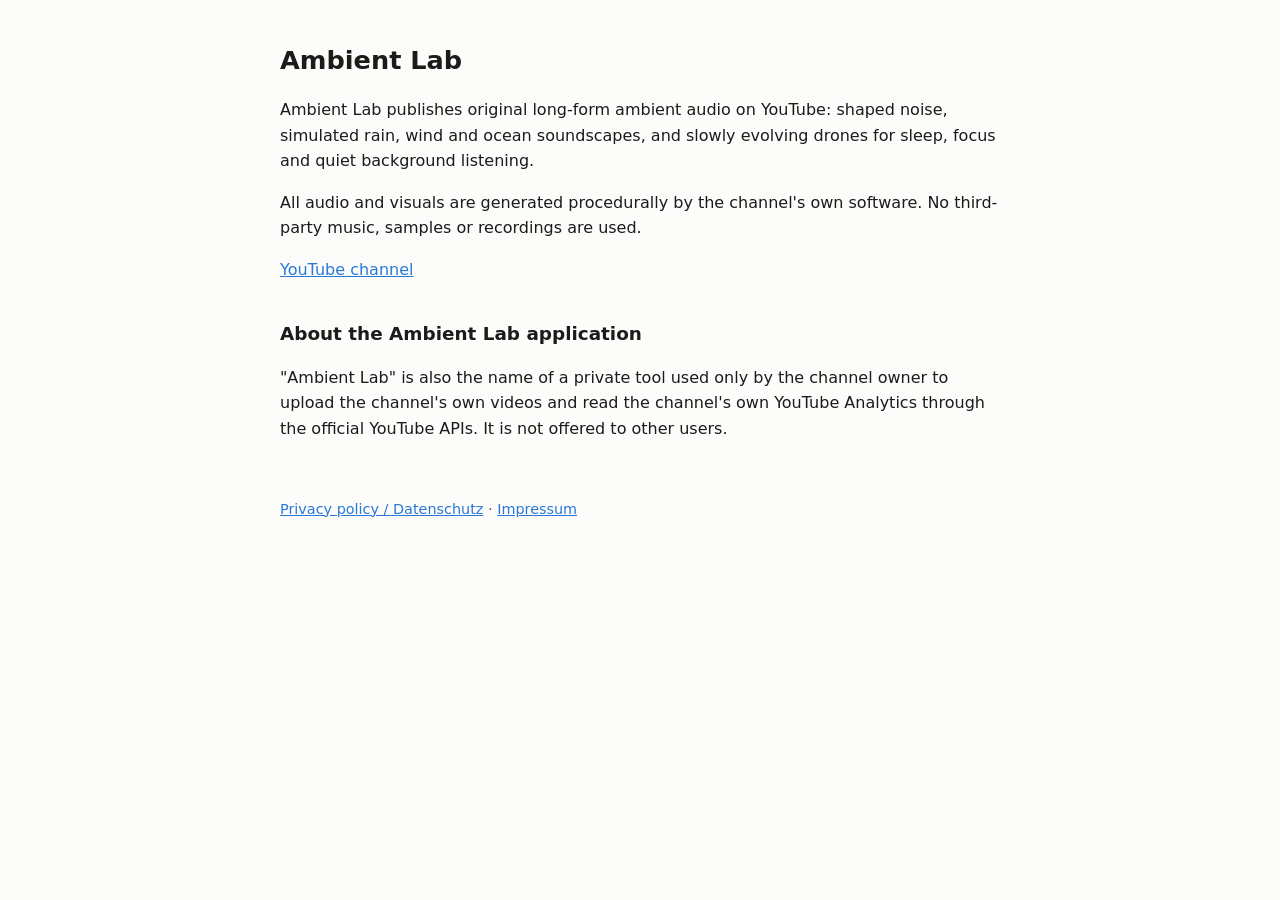
<file: index.html>
<!doctype html><html lang="en"><head><meta charset="utf-8"><meta name="viewport" content="width=device-width,initial-scale=1">
<title>Ambient Lab</title><link rel="stylesheet" href="style.css"></head><body><main>
<h1>Ambient Lab</h1>
<p>Ambient Lab publishes original long-form ambient audio on YouTube: shaped noise, simulated rain, wind and
ocean soundscapes, and slowly evolving drones for sleep, focus and quiet background listening.</p>
<p>All audio and visuals are generated procedurally by the channel's own software. No third-party music,
samples or recordings are used.</p>
<p><a href="https://www.youtube.com/@AmbientLabs-d8e">YouTube channel</a></p>
<h2>About the Ambient Lab application</h2>
<p>"Ambient Lab" is also the name of a private tool used only by the channel owner to upload the channel's own
videos and read the channel's own YouTube Analytics through the official YouTube APIs. It is not offered to
other users.</p>
</main><footer><a href="privacy.html">Privacy policy / Datenschutz</a> · <a href="impressum.html">Impressum</a></footer></body></html>
</file>
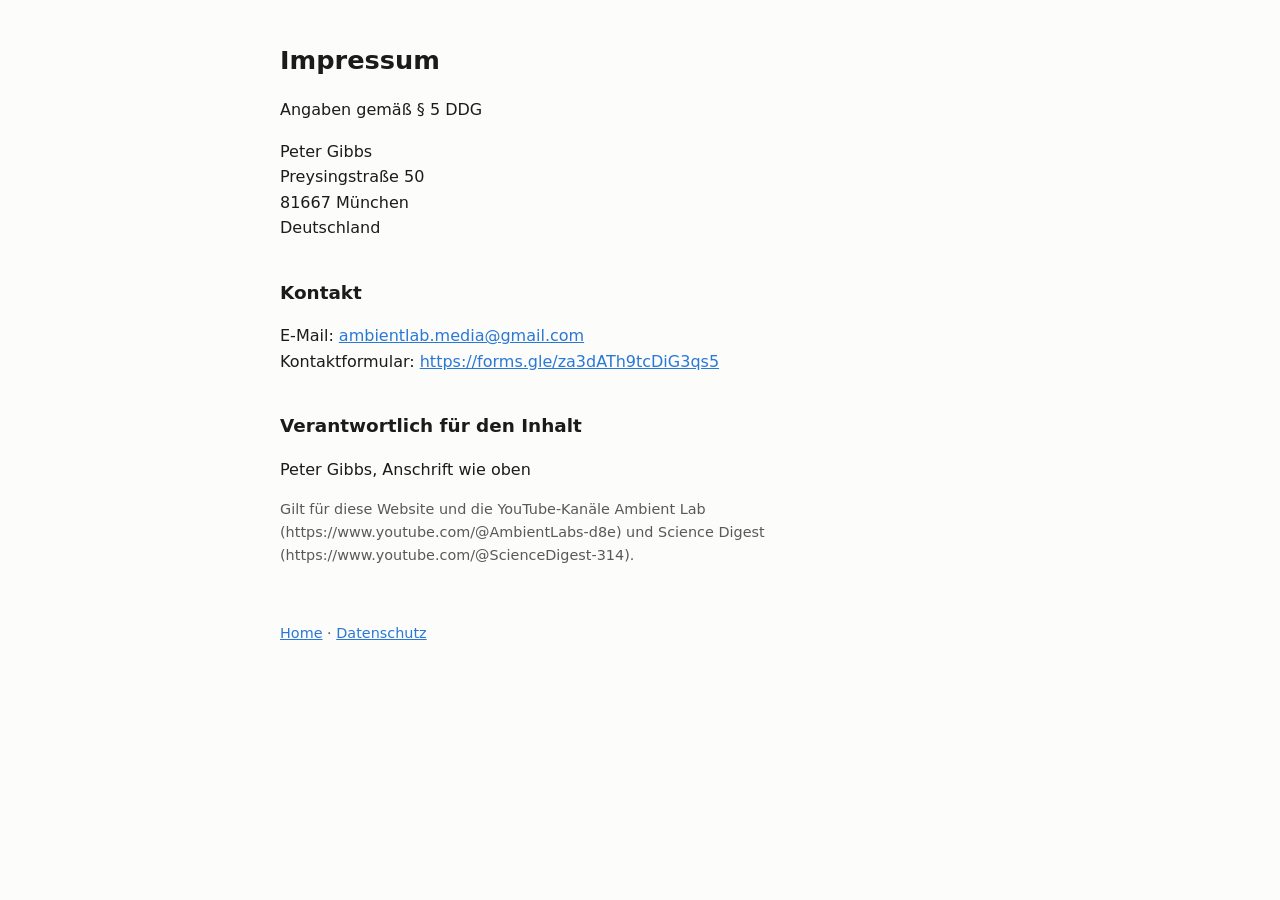
<file: impressum.html>
<!doctype html><html lang="de"><head><meta charset="utf-8"><meta name="viewport" content="width=device-width,initial-scale=1">
<meta name="robots" content="noindex, noarchive">
<title>Impressum – Ambient Lab</title><link rel="stylesheet" href="style.css"></head><body><main>
<h1>Impressum</h1>
<p>Angaben gemäß § 5 DDG</p>
<p>Peter Gibbs<br>Preysingstraße 50<br>81667 München<br>Deutschland</p>
<h2>Kontakt</h2>
<p>E-Mail: <a href="mailto:ambientlab.media@gmail.com">ambientlab.media@gmail.com</a><br>Kontaktformular: <a href="https://forms.gle/za3dATh9tcDiG3qs5">https://forms.gle/za3dATh9tcDiG3qs5</a></p>
<h2>Verantwortlich für den Inhalt</h2>
<p>Peter Gibbs, Anschrift wie oben</p>
<p class="muted">Gilt für diese Website und die YouTube-Kanäle Ambient Lab (https://www.youtube.com/@AmbientLabs-d8e) und Science Digest (https://www.youtube.com/@ScienceDigest-314).</p>
</main><footer><a href="index.html">Home</a> · <a href="privacy.html">Datenschutz</a></footer></body></html>
</file>
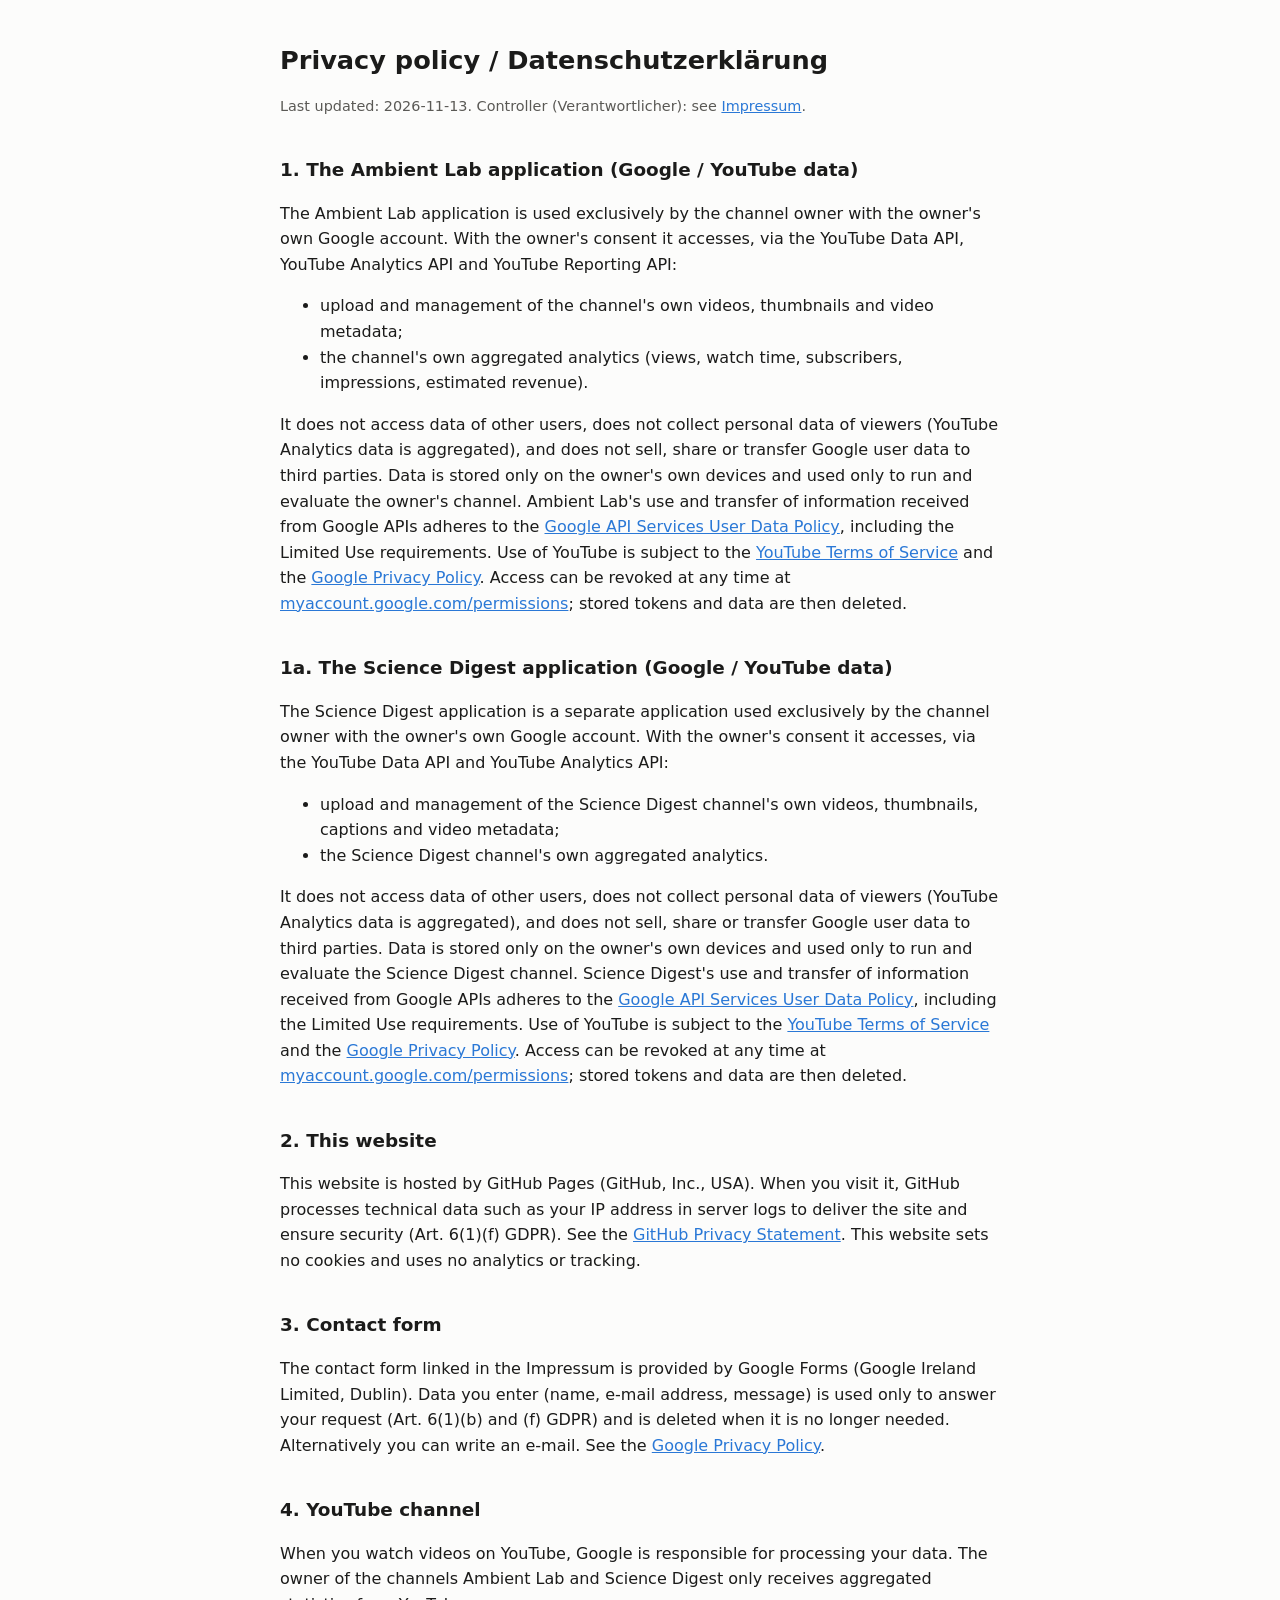
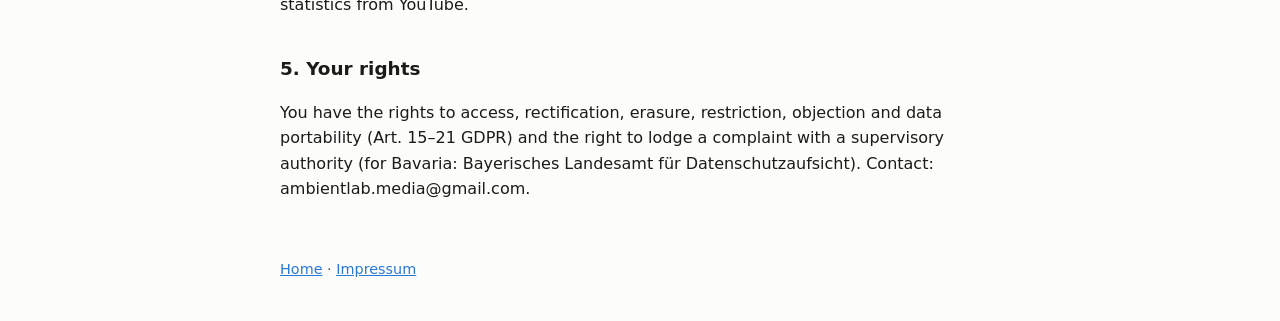
<file: privacy.html>
<!doctype html><html lang="en"><head><meta charset="utf-8"><meta name="viewport" content="width=device-width,initial-scale=1">
<title>Privacy policy – Ambient Lab</title><link rel="stylesheet" href="style.css"></head><body><main>
<h1>Privacy policy / Datenschutzerklärung</h1>
<p class="muted">Last updated: 2026-11-13. Controller (Verantwortlicher): see <a href="impressum.html">Impressum</a>.</p>

<h2>1. The Ambient Lab application (Google / YouTube data)</h2>
<p>The Ambient Lab application is used exclusively by the channel owner with the owner's own Google account.
With the owner's consent it accesses, via the YouTube Data API, YouTube Analytics API and YouTube Reporting API:</p>
<ul>
<li>upload and management of the channel's own videos, thumbnails and video metadata;</li>
<li>the channel's own aggregated analytics (views, watch time, subscribers, impressions, estimated revenue).</li>
</ul>
<p>It does not access data of other users, does not collect personal data of viewers (YouTube Analytics data is
aggregated), and does not sell, share or transfer Google user data to third parties. Data is stored only on
the owner's own devices and used only to run and evaluate the owner's channel. Ambient Lab's use and transfer
of information received from Google APIs adheres to the
<a href="https://developers.google.com/terms/api-services-user-data-policy">Google API Services User Data Policy</a>,
including the Limited Use requirements. Use of YouTube is subject to the
<a href="https://www.youtube.com/t/terms">YouTube Terms of Service</a> and the
<a href="https://policies.google.com/privacy">Google Privacy Policy</a>. Access can be revoked at any time at
<a href="https://myaccount.google.com/permissions">myaccount.google.com/permissions</a>; stored tokens and data
are then deleted.</p>

<h2>1a. The Science Digest application (Google / YouTube data)</h2>
<p>The Science Digest application is a separate application used exclusively by the channel owner with the owner's
own Google account. With the owner's consent it accesses, via the YouTube Data API and YouTube Analytics API:</p>
<ul>
<li>upload and management of the Science Digest channel's own videos, thumbnails, captions and video metadata;</li>
<li>the Science Digest channel's own aggregated analytics.</li>
</ul>
<p>It does not access data of other users, does not collect personal data of viewers (YouTube Analytics data is
aggregated), and does not sell, share or transfer Google user data to third parties. Data is stored only on
the owner's own devices and used only to run and evaluate the Science Digest channel. Science Digest's use and
transfer of information received from Google APIs adheres to the
<a href="https://developers.google.com/terms/api-services-user-data-policy">Google API Services User Data Policy</a>,
including the Limited Use requirements. Use of YouTube is subject to the
<a href="https://www.youtube.com/t/terms">YouTube Terms of Service</a> and the
<a href="https://policies.google.com/privacy">Google Privacy Policy</a>. Access can be revoked at any time at
<a href="https://myaccount.google.com/permissions">myaccount.google.com/permissions</a>; stored tokens and data
are then deleted.</p>

<h2>2. This website</h2>
<p>This website is hosted by GitHub Pages (GitHub, Inc., USA). When you visit it, GitHub processes technical
data such as your IP address in server logs to deliver the site and ensure security (Art. 6(1)(f) GDPR). See
the <a href="https://docs.github.com/site-policy/privacy-policies/github-general-privacy-statement">GitHub Privacy
Statement</a>. This website sets no cookies and uses no analytics or tracking.</p>

<h2>3. Contact form</h2>
<p>The contact form linked in the Impressum is provided by Google Forms (Google Ireland Limited, Dublin). Data you
enter (name, e-mail address, message) is used only to answer your request (Art. 6(1)(b) and (f) GDPR) and is
deleted when it is no longer needed. Alternatively you can write an e-mail. See the
<a href="https://policies.google.com/privacy">Google Privacy Policy</a>.</p>

<h2>4. YouTube channel</h2>
<p>When you watch videos on YouTube, Google is responsible for processing your data. The owner of the channels Ambient Lab and Science Digest only
receives aggregated statistics from YouTube.</p>

<h2>5. Your rights</h2>
<p>You have the rights to access, rectification, erasure, restriction, objection and data portability
(Art. 15–21 GDPR) and the right to lodge a complaint with a supervisory authority (for Bavaria: Bayerisches
Landesamt für Datenschutzaufsicht). Contact: ambientlab.media@gmail.com.</p>
</main><footer><a href="index.html">Home</a> · <a href="impressum.html">Impressum</a></footer></body></html>
</file>
<file: style.css>
:root{--bg:#fcfcfb;--fg:#1b1b1a;--muted:#5a5955;--link:#2a78d6}
@media (prefers-color-scheme:dark){:root{--bg:#141413;--fg:#ecebe7;--muted:#b3b1a8;--link:#6da7ec}}
body{background:var(--bg);color:var(--fg);font:16px/1.6 system-ui,-apple-system,"Segoe UI",sans-serif;margin:0}
main{max-width:720px;margin:0 auto;padding:40px 16px}
h1{font-size:1.6rem;margin:0 0 .3em}h2{font-size:1.15rem;margin-top:2em}
a{color:var(--link)}p.muted,footer{color:var(--muted);font-size:.9rem}
footer{max-width:720px;margin:0 auto;padding:0 16px 40px}
</file>
